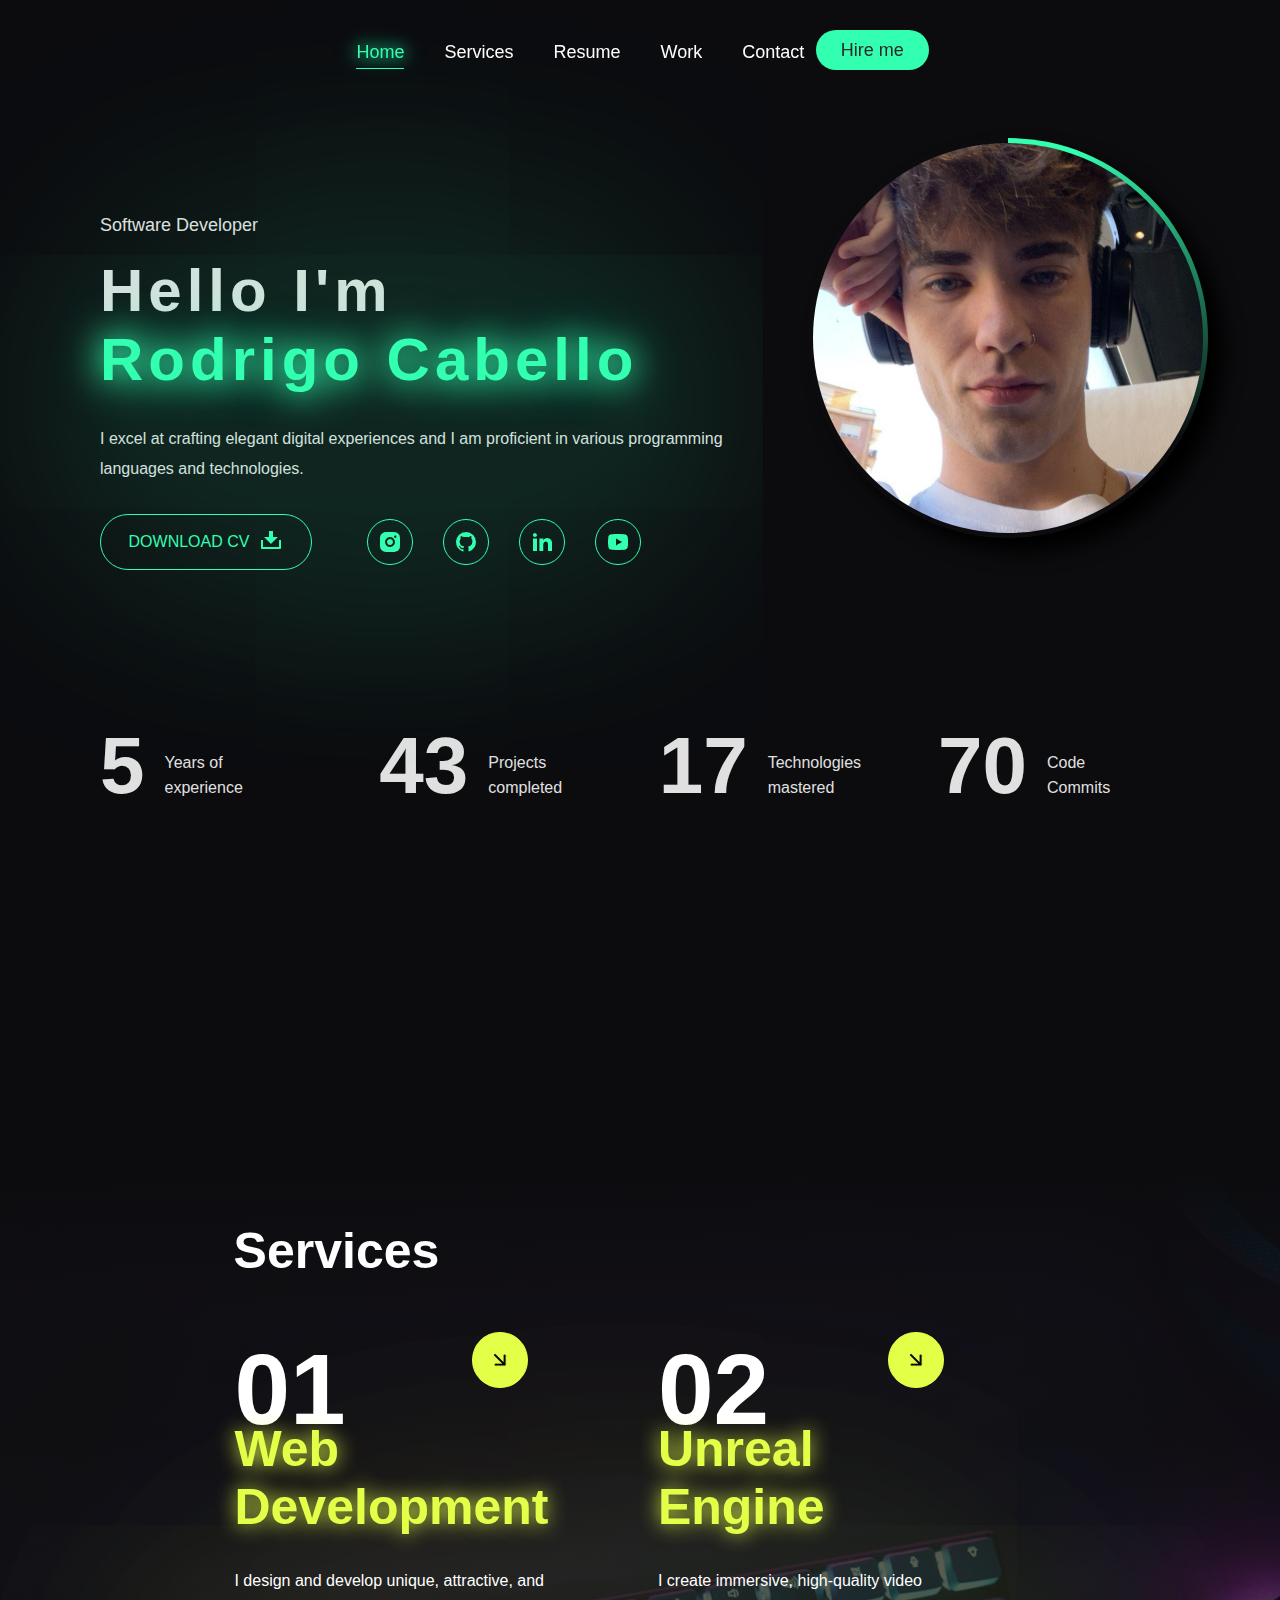
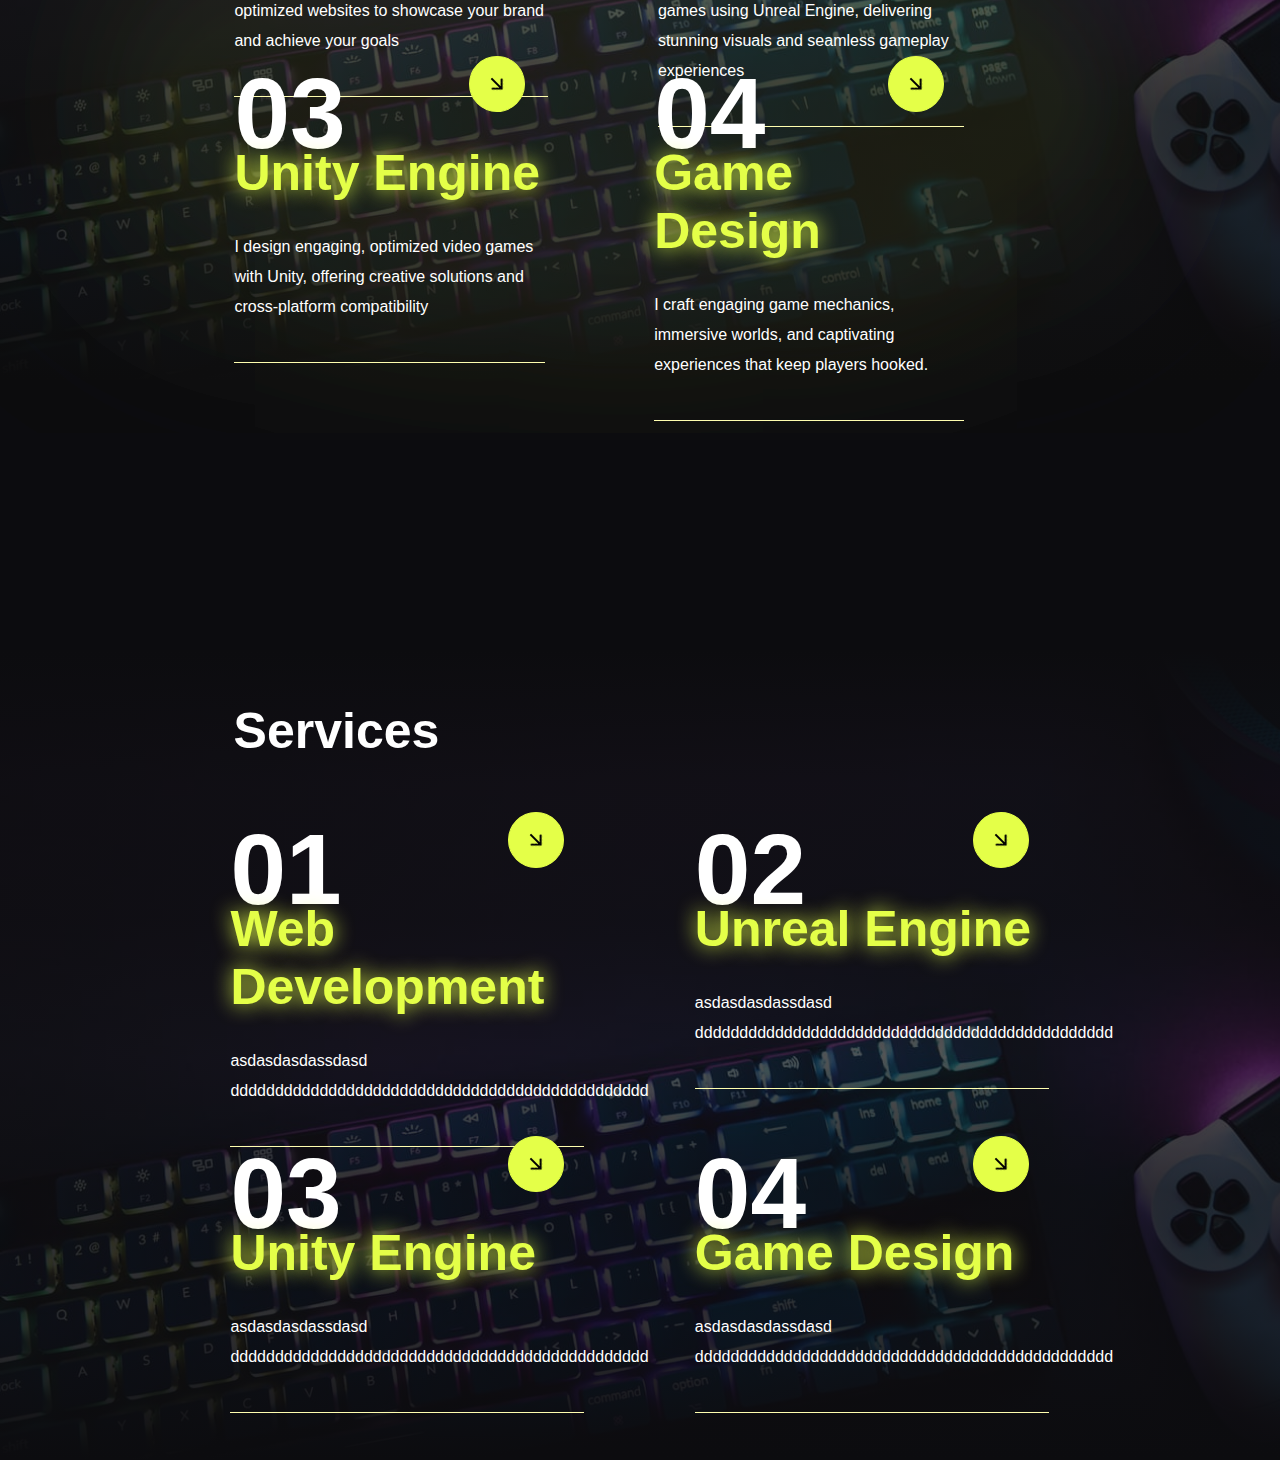
<file: Portfolio Rodrigo Cabello/index.html>
<!DOCTYPE html>
<html lang="en">
<head>
    <meta charset="UTF-8">
    <meta name="viewport" content="width=device-width, initial-scale=1.0">
    <title>Portfolio</title>
    <link rel="stylesheet" href="./CSS/style.css">
    <link rel="stylesheet" href="./CSS/header.css">
</head>
<body>


    <div class="neon-green">

    </div>

    <header class="header seccion" id="Home" data-color="#33ffb1" >
        <!-- El navegador principal de la página web-->
        <div class="nav-container" id="nav-container">
            <!-- El container principal del logo del navegador -->
            <div class="nav-logo-container">
                <!-- Span para poder personalizar el "." -->
                <span class="logo">Rodrigo</span><span class="logo-doc">.</span>
            </div>
            <!-- El container principal de los links del navegador-->
            <div class="nav-links-container">
                <!-- Lista que contiene los links del navegador-->
                <ul class="links-list">
                    <!-- Cada uno de los elementos de la lista de navegación-->
                    <li class="link-list-item">
                        <!-- Anchor que navega entre las diferentes secciones y en este caso es la que está activa-->
                         <!-- El id es para poder activar el link cuando lleguemos a esa seccion o cuando cliquemos en ella -->
                        <a href="#Home" class="link-list-item-a active-link" id="link-list-item-a">
                            Home
                        </a>
                    </li>                   
                    <li class="link-list-item">
                        <!-- Anchor que nos llevará a la sección de servicios que ofrezco -->
                        <a href="#Services" class="link-list-item-a services-link" id="link-list-item-a">
                            Services
                        </a>
                    </li>                    
                    <li class="link-list-item">
                        <!-- Anchor que nos llevará a la sección de resumen -->
                        <a href="#Resume" class="link-list-item-a" id="link-list-item-a">
                            Resume
                        </a>
                    </li>                  
                    <li class="link-list-item">
                        <!-- Anchor que nos llevará a la sección de trabajos -->
                        <a href="#section1" class="link-list-item-a" id="link-list-item-a">
                            Work    
                        </a>
                    </li>            
                    <li class="link-list-item">
                        <!-- Anchor que nos llevará a la sección de contacto -->
                        <a href="#section2" class="link-list-item-a" id="link-list-item-a">
                            Contact
                        </a>
                    </li>
                </ul>
                <!-- Este contenedor contiene el botón de "Contrátame", que nos llevará a un formulario -->
                <div class="hire-me-container">    
                    <!-- Anchor que nos llevará a la sección para contratarme -->
                    <a href="#section3" class="hire-me-button" >
                        Hire me
                    </a>
                </div>
            </div>
            <!-- El container principal del boton de contacto-->
            <div class="nav-button-container">


            </div>


        </div>

        <!-- Segundo Contenedor del header, este contendrá la imágen y el pequeño resumen sobre mí -->
        <div class="header-container">
            <!-- Este contenedor nos va a almacenar tanto el título como la imágen-->
            <div class="header-info-container">
                <!-- Este contenedor nos va a almacenar la información del título principal-->
                <div class="info-container"> 
                    <!-- Este container tiene el resumen de mi profesión en pequeñito-->
                    <div class="software-container">
                        Software Developer
                    </div>
                    <!-- Este container tiene el título principal-->
                    <div class="name-container">
                        <!-- El título principal-->
                        <h1 class="name-init-container">
                            Hello I'm
                        </h1>
                        <!-- El título de mi nombre-->
                        <h1 class="name-title-container">
                            Rodrigo Cabello
                        </h1>
                    </div>
                    <!-- Este container tiene el resumen debajo del título-->
                    <div class="resume-container">
                        <p> I excel at crafting elegant digital experiences and 
                            I am proficient in various programming languages and
                            technologies.
                        </p>
                    </div>
                    <!-- Este container va a contener anchors, la descarga del CV y los links a las redes sociales -->
                    <div class="header-links">
                        <!-- Este div contiene el botón de curriculum -->
                        <div class="curriculum-container">
                            <!-- Este anchor contiene el link donde se descargará el curriculum -->
                            <a href="" class="curriculum-link-container">
                                <!-- Contiene el nombre del botón -->
                                <div class="currilum-download-container-button">
                                    DOWNLOAD CV
                                </div>
                                <!-- Contiene el logo de descarga del botón -->
                                <div class="currilum-download-container-logo">
                                    <img src="./ASSETS/IMAGES/download-icon.png" alt="">
                                </div>
                            </a>
                        </div>
                        <!-- Este div ira a la derecha del botón de desacarga y se encarga de colocar en columnas las redes sociales -->
                        <div class="social-media-container">
                            <!-- Anchor que contiene una imágen para las redes sociales -->
                            <a href="" class="social-link-container">
                                <img src="./ASSETS/IMAGES/instagram-icon.png" alt="">
                            </a>
                            <!-- Anchor que contiene una imágen para las redes sociales -->
                            <a href="" class="social-link-container">
                                <img src="./ASSETS/IMAGES/github-icon.png" alt="">
                            </a>
                            <!-- Anchor que contiene una imágen para las redes sociales -->
                            <a href="" class="social-link-container">
                                <img src="./ASSETS/IMAGES/linkedin-icon.png" alt="">
                            </a>
                            <!-- Anchor que contiene una imágen para las redes sociales -->
                            <a href="" class="social-link-container">
                                <img src="./ASSETS/IMAGES/youtube-icon.png" alt="">
                            </a>
                        </div>
                    </div>
                </div>
                <!-- Este contenedor tiene la imágen principal para el header -->
                <div class="img-container"> 
                    <!-- Este div lo utilizo para hacer el efecto de radar debajo de la imagen -->
                    <div class="tarjeta">
                        <img src="./ASSETS/IMAGES/fotoMia.jpeg" alt="">
                    </div>
                </div>
            </div>
            <!-- Este contenedor nos va a almacenar la información extra que hay debajo del titulo y de la imagen-->
            <div class="programmer-info-container">

                <!-- Cada uno de estos div va a contener título e información sobre los extras -->
                <!-- Este div contiene información sobre los años de experiencia -->
                <div class="programmer-info-item-container">
                    <!-- Este div contiene el título sobre los años de experiencia -->
                    <div class="programmer-info-title-container">
                        <!-- Título h2 para los años de experiencia -->
                        <h2 class="programmer-title" id="experience-title">
                            12
                        </h2>
                    </div>
                    <!-- Div que contiene la información sobre el título, en este caso, explica que son los años de experiencia -->
                    <div class="programmer-info-title-container">
                        <p>Years of experience</p>
                    </div>
                </div>
                <div class="programmer-info-item-container">
                    <div class="programmer-info-title-container">
                        <h2 class="programmer-title" id="projects-title">
                            43
                        </h2>
                    </div>

                    <div class="programmer-info-title-container">
                        <p>Projects <br>completed</p>
                    </div>
                </div>
                <div class="programmer-info-item-container">
                    <div class="programmer-info-title-container">
                        <h2 class="programmer-title" id="skills-title">
                            16
                        </h2>
                    </div>

                    <div class="programmer-info-title-container">
                        <p>Technologies mastered</p>
                    </div>
                </div>
                <div class="programmer-info-item-container">
                    <div class="programmer-info-title-container">
                        <h2 class="programmer-title" id="programmer-title">
                            1
                        </h2>
                    </div>

                    <div class="programmer-info-title-container">
                        <p>Code <br> Commits</p>
                    </div>
                </div>


            </div>
            <div class="info-divisor">
                <!-- Este solo sirve para dividir la informacion-->
            </div>
        </div>
    </header>




    <!-- AQUÍ VOY A PONER UN SEPARADOR ENTRE SECCIONES DEL PORTFOLIO, PARA QUE LA INFORMACIÓN ESTÉ SEPARADA  -->
    <div class="section-divisor">
        <!-- En CSS meteré una altura para separar ambas secciones -->
    </div>





    <div class="services-container seccion" id="Services"  data-color="#e4ff48">


        <div class="neon-yellow">

        </div>

        <div class="services-container-title">

            <div class="services-divisor">

            </div>

            <div class="services-title">
                <h1 class="services-title-h1">
                    Services
                </h1>
            </div>

            <div class="services-divisor-2">

            </div>

        </div>

        
        <div class="services-container-sections">


            <div class="services-divisor-1">

            </div>

            <div class="services-sections-container">


                <div class="services-section-row">
                    <section class="services-section">

                        <div class="section-title-info-container">
                            <div class="section-number">
                                <h1>01</h1>
                            </div>
                            <div class="section-arrow">
                                <img src="./ASSETS/IMAGES/arrow.png" alt="">
                            </div>
                        </div>


                        <div class="section-title">

                            <h1>
                                Web Development
                            </h1>
                            <p>
                                I design and develop unique, attractive, and optimized websites to showcase your brand and achieve your goals
                            </p>
                        </div>

                    </section>
                    <section class="services-section">
        
                        <div class="section-title-info-container">
                            <div class="section-number">
                                <h1>02</h1>
                            </div>
                            <div class="section-arrow">
                                <img src="./ASSETS/IMAGES/arrow.png" alt="">
                            </div>
                        </div>


                        <div class="section-title">

                            <h1>
                                Unreal Engine
                            </h1>
                            <p>
                                I create immersive, high-quality video games using Unreal Engine, delivering stunning visuals and seamless gameplay experiences
                            </p>
                        </div>
                    </section>
                </div>
                
                <div class="services-section-row">
                    <section class="services-section">

                        <div class="section-title-info-container">
                            <div class="section-number">
                                <h1>03</h1>
                            </div>
                            <div class="section-arrow">
                                <img src="./ASSETS/IMAGES/arrow.png" alt="">
                            </div>
                        </div>


                        <div class="section-title">

                            <h1>
                                Unity Engine
                            </h1>
                            <p>
                                I design engaging, optimized video games with Unity, offering creative solutions and cross-platform compatibility
                            </p>
                        </div>

                    </section>
                    <section class="services-section">
                        
                        <div class="section-title-info-container">
                            <div class="section-number">
                                <h1>04</h1>
                            </div>
                            <div class="section-arrow">
                                <img src="./ASSETS/IMAGES/arrow.png" alt="">
                            </div>
                        </div>


                        <div class="section-title">

                            <h1>
                                Game Design
                            </h1>
                            <p>
                                I craft engaging game mechanics, immersive worlds, and captivating experiences that keep players hooked.
                            </p>
                        </div>
        
                    </section>
                </div>


            </div>
            <div class="services-divisor-2">

            </div>           
        </div>
    </div>



    <!-- AQUÍ VOY A PONER UN SEPARADOR ENTRE SECCIONES DEL PORTFOLIO, PARA QUE LA INFORMACIÓN ESTÉ SEPARADA  -->
    <div class="section-divisor">
        <!-- En CSS meteré una altura para separar ambas secciones -->
    </div>




    <div class="services-container seccion" id="Resume"  data-color="#ff3131">
        <div class="neon-yellow">

        </div>

        <div class="services-container-title">
            <div class="services-divisor">

            </div>
            <div class="services-title">
                <h1 class="services-title-h1">
                    Services
                </h1>
            </div>
            <div class="services-divisor-2">

            </div>
        </div>
        <div class="services-container-sections">
            <div class="services-divisor-1">

            </div>
            <div class="services-sections-container">
                <div class="services-section-row">
                    <section class="services-section">

                        <div class="section-title-info-container">
                            <div class="section-number">
                                <h1>01</h1>
                            </div>
                            <div class="section-arrow">
                                <img src="./ASSETS/IMAGES/arrow.png" alt="">
                            </div>
                        </div>
                        <div class="section-title">
                            <h1>
                                Web Development
                            </h1>
                            <p>
                                asdasdasdassdasd ddddddddddddddddddddddddddddddddddddddddddddddd
                            </p>
                        </div>
                    </section>
                    <section class="services-section">
        
                        <div class="section-title-info-container">
                            <div class="section-number">
                                <h1>02</h1>
                            </div>
                            <div class="section-arrow">
                                <img src="./ASSETS/IMAGES/arrow.png" alt="">
                            </div>
                        </div>


                        <div class="section-title">

                            <h1>
                                Unreal Engine
                            </h1>
                            <p>
                                asdasdasdassdasd ddddddddddddddddddddddddddddddddddddddddddddddd
                            </p>
                        </div>
                    </section>
                </div>
                <div class="services-section-row">
                    <section class="services-section">

                        <div class="section-title-info-container">
                            <div class="section-number">
                                <h1>03</h1>
                            </div>
                            <div class="section-arrow">
                                <img src="./ASSETS/IMAGES/arrow.png" alt="">
                            </div>
                        </div>


                        <div class="section-title">

                            <h1>
                                Unity Engine
                            </h1>
                            <p>
                                asdasdasdassdasd ddddddddddddddddddddddddddddddddddddddddddddddd
                            </p>
                        </div>
                    </section>
                    <section class="services-section">
                        <div class="section-title-info-container">
                            <div class="section-number">
                                <h1>04</h1>
                            </div>
                            <div class="section-arrow">
                                <img src="./ASSETS/IMAGES/arrow.png" alt="">
                            </div>
                        </div>
                        <div class="section-title">
                            <h1>
                                Game Design
                            </h1>
                            <p>
                                asdasdasdassdasd ddddddddddddddddddddddddddddddddddddddddddddddd
                            </p>
                        </div>
                    </section>
                </div>
            </div>
            <div class="services-divisor-2">

            </div>
        </div>
    </div>



    <!-- Script que me cambia el active link al hacer click -->
    <script>
        // Seleccionar los elementos del menú y las secciones
        const navItems = document.querySelectorAll('.link-list-item-a');    
    
        // Función para quitar la clase 'active-link' de todos los enlaces
        function removeActiveClass() {
            navItems.forEach(item => item.classList.remove('active-link'));
        }
    
    
        // Detectar clics en los enlaces para cambiar el estado activo
        navItems.forEach(item => {
            item.addEventListener('click', () => {
                removeActiveClass(); // Eliminar la clase de todos los enlaces
                item.classList.add('active-link'); // Activar el enlace clicado
            });
        });
    
    </script>


    <!-- Script que anima el contador de commits-->
    <script>
        // Definir el valor máximo de la animación
        const maxNumber = 286;
        const maxYearsExperience = 5;
        const maxSkills = 17;
        const maxProjects = 43;
        const counterElement = document.getElementById('programmer-title');
        const experienceElement = document.getElementById('experience-title');
        const skillElement = document.getElementById('skills-title');
        const ProjectsElement = document.getElementById('projects-title');

        // Función para animar el contador
        function animateCounter() {
            let currentNumber = 1; // Empezamos desde 1
            const duration = 4000; // Duración total de la animación (en milisegundos)
            const increment = maxNumber / duration * 60; // Calcula cuánto debe aumentar el número cada 50ms

            // Establece la animación usando setInterval
            const interval = setInterval(() => {
                currentNumber += increment;
                if (currentNumber >= maxNumber) {
                    currentNumber = maxNumber; // Asegura que el contador no pase de 246
                    counterElement.textContent = Math.round(currentNumber);
                    clearInterval(interval); // Detiene la animación cuando llega al máximo
                }

                if(currentNumber<maxYearsExperience){

                    experienceElement.textContent = Math.round(currentNumber);
                }
                else experienceElement.textContent = Math.round(maxYearsExperience);
                if(currentNumber<maxSkills){
                    skillElement.textContent = Math.round(currentNumber);
                }
                else skillElement.textContent = Math.round(maxSkills);
                if(currentNumber<maxProjects){
                    ProjectsElement.textContent = Math.round(currentNumber);
                }
                else ProjectsElement.textContent = Math.round(maxProjects);

                // Actualizamos el texto del h1
                counterElement.textContent = Math.round(currentNumber);

            }, 50);
        }

        // Iniciar la animación cuando la página haya cargado completamente
        window.addEventListener('load', animateCounter);
    </script>


    <!-- Scrip para modificar el nav al hacer scroll-->
    <script>

        window.addEventListener('scroll', function() {
            const etiqueta = document.getElementById('nav-container');
            const scrollPosicion = window.scrollY; // Posición actual del scroll
        
            if (scrollPosicion > 0) { // Cambia 100 por el valor deseado
                etiqueta.classList.remove('nav-container'); // Quita la clase original
                etiqueta.classList.add('nav-container-moving'); // Añade la clase nueva
            } else {
                etiqueta.classList.remove('nav-container-moving'); // Quita la clase nueva
                etiqueta.classList.add('nav-container'); // Vuelve a la clase original
            }
        });
        
    </script>


    <!-- Script que me controla el cambio en el navegador, tanto al hacer click como al cambiar de seccion haciendo scroll-->
    <script>
        const sections = document.querySelectorAll('.seccion'); // Secciones con IDs correspondientes
        let isScrollingManually = false; // Bandera para controlar el scroll manual

        // Función para quitar la clase 'active-link' de todos los enlaces
        function removeActiveClass() {
            navItems.forEach(item => item.classList.remove('active-link'));
        }

        // Función para cambiar el color de la variable CSS principal
        function changeMainColor(color) {
            document.documentElement.style.setProperty('--main-color', color);
        }

        // Crear el IntersectionObserver
        const observer = new IntersectionObserver(
            (entries) => {
                if (isScrollingManually) return; // Evitar cambios si estamos navegando manualmente
                entries.forEach((entry) => {
                    if (entry.isIntersecting) {
                        const sectionId = entry.target.id; // Obtener el ID de la sección visible
                        const activeLink = document.querySelector(`a[href="#${sectionId}"]`); // Buscar el enlace correspondiente

                        // Cambiar la variable de color principal
                        const color = entry.target.getAttribute('data-color');
                        if (color) {
                            changeMainColor(color);
                        }

                        // Si el enlace existe, actualizar 'active-link'
                        if (activeLink) {
                            removeActiveClass();
                            activeLink.classList.add('active-link');
                        }
                    }
                });
            },
            {
                root: null, // Usar el viewport completo
                threshold: 0.65, // Detectar cuando el 65% de la sección sea visible
            }
        );

        // Observar cada sección
        sections.forEach((section) => observer.observe(section));

        // Detectar clics en los enlaces para manejar la navegación
        navItems.forEach((item) => {
            item.addEventListener('click', (e) => {
                e.preventDefault(); // Prevenir el comportamiento predeterminado
                const targetId = item.getAttribute('href').replace('#', ''); // Obtener el ID del destino
                const targetSection = document.getElementById(targetId);

                if (targetSection) {
                    // Activar el estado de navegación manual
                    isScrollingManually = true;

                    // Cambiar el color inmediatamente
                    const color = targetSection.getAttribute('data-color');
                    if (color) {
                        changeMainColor(color);
                    }

                    // Cambiar el enlace activo
                    removeActiveClass();
                    item.classList.add('active-link');

                    // Hacer scroll hacia la sección objetivo
                    targetSection.scrollIntoView({
                        behavior: 'smooth', // Desplazamiento suave
                        block: 'start', // Ajustar la vista al inicio de la sección
                    });

                    // Desactivar el estado de navegación manual después del desplazamiento
                    setTimeout(() => {
                        isScrollingManually = false;
                    }, 800); // Ajusta este tiempo según la duración del desplazamiento
                }
            });
        });

    </script>




</body>
</html>
</file>
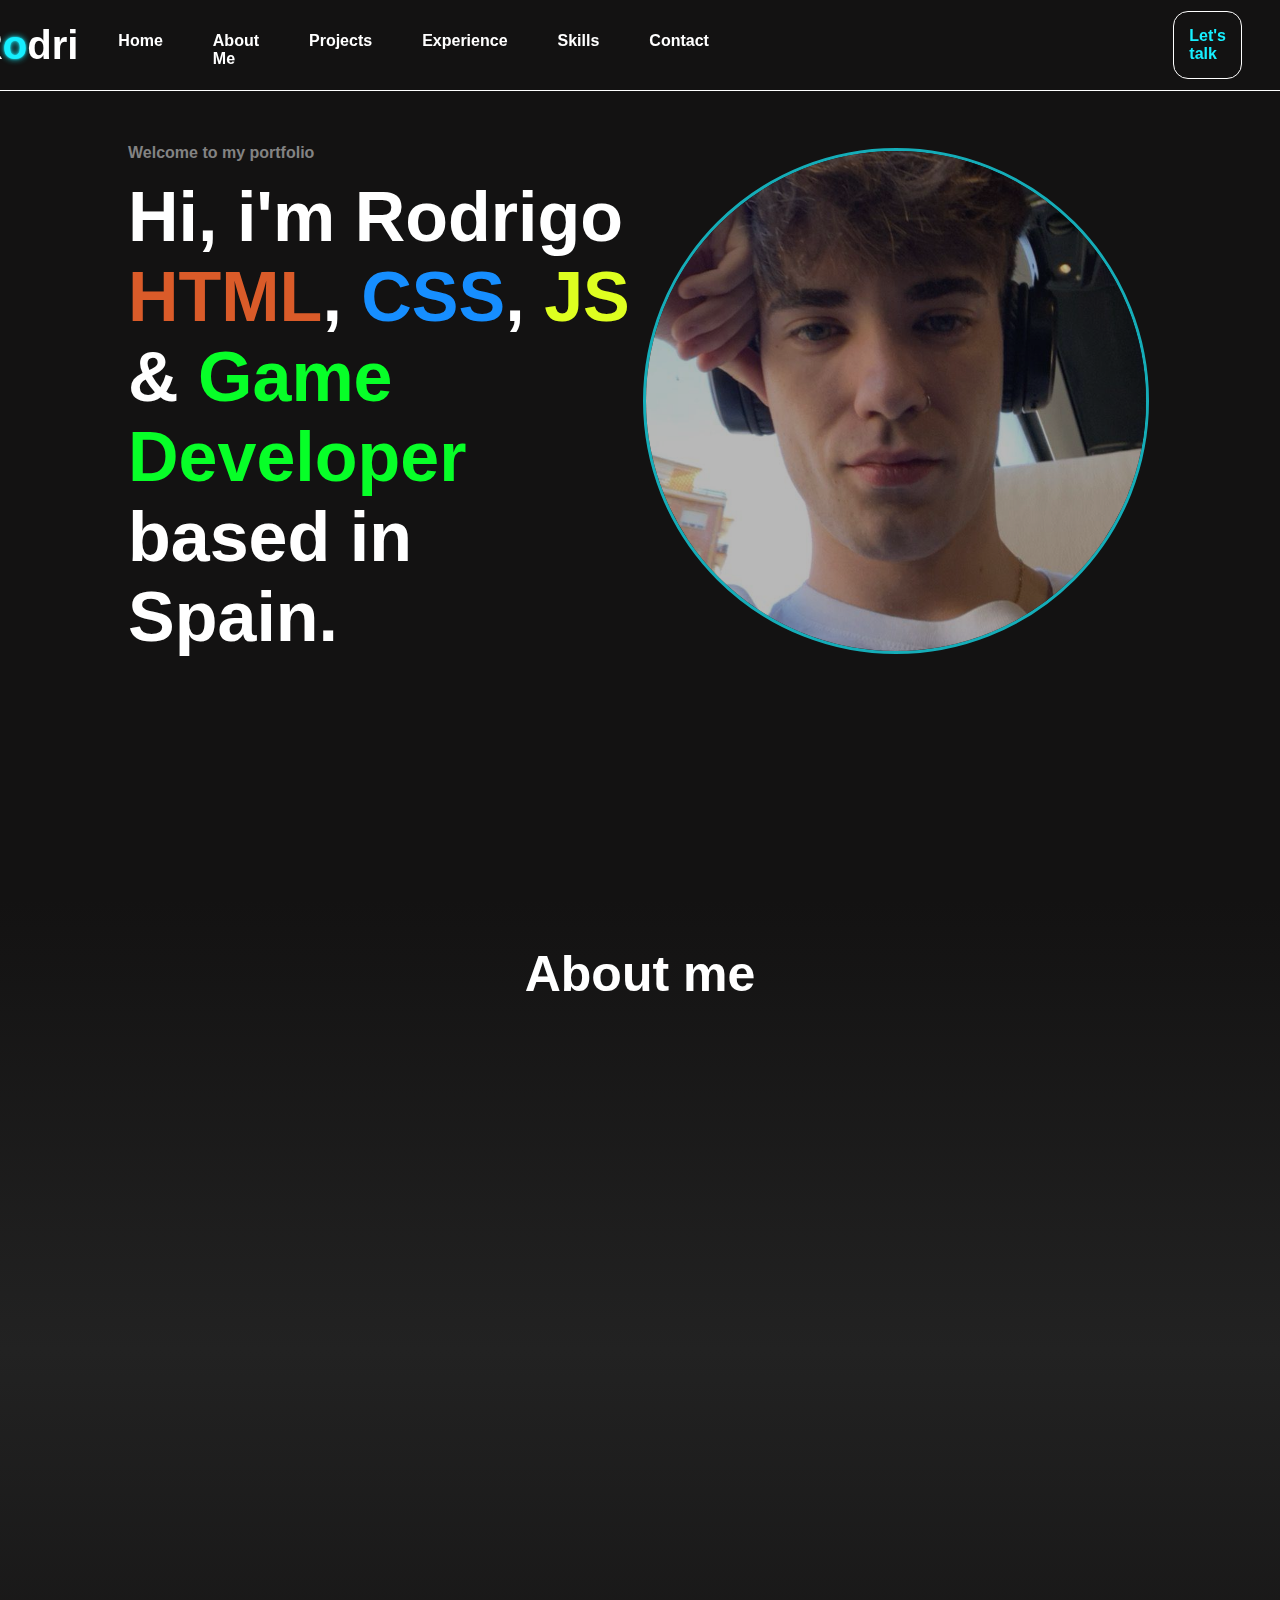
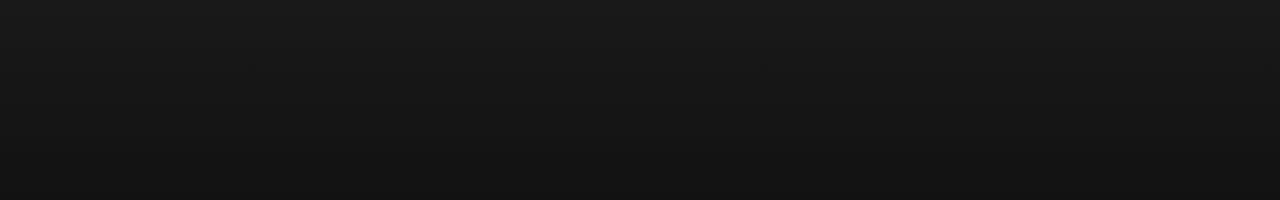
<file: Portfolio Rodrigo Cabello Hernández/HTML/index.html>
<!DOCTYPE html>
<html lang="en">
<head>
    <meta charset="UTF-8">
    <meta name="viewport" content="width=device-width, initial-scale=1.0">
    <!-- ========== TITTLE OF THE PAGE ============-->
    <title>Rodrigo Cabello</title>

    <!-- ========== MAIN CSS ============-->
    <link rel="stylesheet" href="../CSS/style.css">


</head>
<body>
    <header class="header">
        <div class="header-container">
            <nav class="nav container">
            
                <!-- Logo del portfolio-->
                <a href="index.html" class="nav-logo">
                    R<span class="o">o</span>dri
                </a>
                
                <!-- Menú de navegación principal-->
                <div class="nav-menu" id="nav--menu">
                    <!-- Lista que contiene todos los items del menú de navegación -->
                    <ul class="nav-list">
                        <li class="nav-item">
                            <a href="#" class="active-link">Home</a>
                        </li>
                        <li class="nav-item">
                            <a href="#about-me">About Me</a>
                        </li>
                        <li class="nav-item">
                            <a href="#">Projects</a>
                        </li>
                        <li class="nav-item">
                            <a href="#">Experience</a>
                        </li>
                        <li class="nav-item">
                            <a href="#">Skills</a>
                        </li>
                        <li class="nav-item">
                            <a href="#">Contact</a>
                        </li>
                    </ul>
    
                    <ul class="nav-list-icons">
                        <li class="nav-item">
                            <a href="https://www.instagram.com/rcabelloo_/" target="_blank" class="active-link">
                                <img  src="../ASSETS/IMAGES/instagram-fill.png" alt="">
                            </a>
                        </li>
                        <li class="nav-item">
                            <a href="https://github.com/Roodri02" target="_blank" class="active-link">
                                <img  src="../ASSETS/IMAGES/github-line.png" alt="">
                            </a>
                        </li>
                        <li class="nav-item">
                            <a href="#" class="active-link">
                                <img  src="../ASSETS/IMAGES/twitter-x-line.png" alt="">
                            </a>
                        </li>
                        <li class="nav-item">
                            <a href="#" class="active-link">
                                <img  src="../ASSETS/IMAGES/linkedin-box-fill.png" alt="">
                            </a>
                        </li>
                        <li class="nav-item">
                            <a href="#" class="active-link">
                                <img  src="../ASSETS/IMAGES/facebook-fill.png" alt="">
                            </a>
                        </li>
                    </ul>
    
    
                </div>
    
    
                <!-- Posibles botones con funcionalidad-->
                <div class="nav-buttons">
                    <div class="nav-talk-button">
                        <a href="">Let's talk</a>
                    </div>
                </div>
            </nav>
    
            <div class="header-main-content">
                <div class="title-container">
                    <div class="first-title">
                        <p>Welcome to my portfolio</p>
                    </div>
            
                    <div class="mainTitle">
                        <h1 class="title">Hi, i'm Rodrigo</h1>
                        <h1 class="title"><span class="HTML-item">HTML</span>, <span class="CSS-item">CSS</span>, <span class="JS-item">JS</span></h1>
                        <h1 class="title">& <span class="GAME-item">Game Developer</span></h1>
                        <h1 class="title">based in Spain.</h1>
                    </div>
                </div>
        
                <div class="rodrigo-img-container">
        
                    <img class="rodrigo-img" src="../ASSETS/IMAGES/fotoMia.jpeg" alt="">
        
                </div>
            </div>
        </div>

    </header>


    <div class="about-me-container" id="about-me">

        <h1> About me</h1>



    </div>


</body>
</html>
</file>
<file: Portfolio Rodrigo Cabello/CSS/style.css>
/* <------------ FONTS IMPORTS ------------> */
/* GOOGLE FONTS */
@import url('https://fonts.cdnfonts.com/css/cascadia-code');




/* <------------ VARIABLES CSS ------------> */
:root{

    /*Background colors*/
    --background-color : rgb(12, 12, 15);
    --background-color2 : rgb(22, 21, 21);
    --background-color3 : #e4ff48;
    --background-color4 : rgb(20, 19, 19);

    /*Colores de neon */
    --neon-green : #33ffb1;
    --neon-red : #ff3131;
    --neon-yellow : #e4ff48;
    --neon-blue : #55ddff;

    /*Color principal*/
    --main-color : #33ffb1;
    --services-section-color :#e4ff48 ;

    /*Fonts*/
    --cascadia-font : 'Cascadia Code', sans-serif;

    /*Title colors*/
    --title-color1 : rgb(224, 224, 224);
    --title-color2 : rgb(224, 224, 224);
    --title-color3 : rgb(224, 224, 224);
    --title-color4 : rgb(224, 224, 224);
    --title-color5 : rgb(224, 224, 224);

    /*Nav links colors*/
    --link-color1 : rgb(255, 253, 253);
    --link-color2 : rgb(224, 224, 224);
    --link-color3 : rgb(224, 224, 224);
    --link-color4 : rgb(224, 224, 224);


}




/* <------------- ALL CSS --------------> */
/* *CSS */
*{
    /* Le damos un margen de 0 a toda la página web
     para que no haya bordes blancos en ningun borde*/
    margin: 0;
    scroll-behavior: smooth !important;
    scroll-padding-top: 5vh; /* Ajusta según la altura de tu header */

    /* Voy a cambiar la fuente en todo el documento*/
    font-family: var(--cascadia-font);
    
}



/* <------------- CLASES CSS -----------> */




/* <---------------- SERVICES CSS ---------------->  */

.services-container{

    width: 100vw;
    height: 90vh;
    background: linear-gradient(var(--background-color),
     rgba(12, 12, 15,0.85),rgba(12, 12, 15,0.85),rgba(12, 12, 15,0.7),rgba(12, 12, 15,0.85),rgba(12, 12, 15,0.85),var(--background-color)),
     url(../ASSETS/IMAGES/videogamesBackground.jpg);

     background-repeat: no-repeat;
     background-size: cover;


}

.services-container-title{

    width: 100%;
    height: 20%;
    text-align: center;
    align-content: center;

    justify-content: center;

    display: flex;


}

.services-divisor{

    width: 15%;
    height: 100%;

}

.services-divisor-1,.services-divisor-2{

    width: 18.5%;
    height: 100%;

}

.services-title{

    width: 60%;
    height: 100%;
    text-align: center;
    align-content: center;
    justify-content: center;
}

.services-title-h1{

    text-align: left;
    font-size: 50px;
    color:rgb(255, 255, 255);
}

.services-container-sections{

    display: flex;
    height: 80%;
    width: 100%;
}
.services-sections-container{
    width: 64%;
    height: 100%;

    justify-content: center;

}

.services-section-row{
    display: flex;
    width: 90%;
    height: 50%;
    justify-content: left;
    gap: 15%;
    

}

.services-section{

    width: 48%;
    height: 90%;
    z-index: 95;

}

.section-title-info-container{
    display: flex;
    width: 100%;
    height: 20%;


}
.section-number{
    width: 50%;
    height: 100%;
    color: rgb(255, 255, 255);
    align-content: center;
    text-align: left;
    font-size: 50px;
}
.section-arrow{
    width: 50%;
    height: 100%;
    align-content: center;
    text-align: right;
    margin-right: 20px;

}

.section-arrow img{
    border: 1px solid;
    border-color: var(--services-section-color);
    background-color: #e4ff48;
    rotate: 45deg;
    transition: 0.3s;

    padding: 15px;
    border-radius: 50px;


}

.section-arrow img:hover{

    transform: rotate(-45deg) scale(1.1);
    box-shadow: 
    0 0 20px var(--neon-yellow);
}

.section-title{
    height: 80%;
    width: 100%;
}

.section-title h1{
    color: var(--services-section-color);
    font-size: 50px;
    padding-top: 30px;
    padding-bottom: 30px;
    text-shadow: 
    0 0 20px var(--services-section-color);
    
}
.section-title p{
    color: white;
    padding-bottom: 40px;
    border-bottom: 1px solid;
    border-color: rgb(255, 254, 175);
    line-height: 30px;
}



/* <---------------- SECCION DIVISOR CSS ---------------> */

.section-divisor{

    width: 100vw;
    height: 30vh;
    background-color: var(--background-color);

}

/* <---------------- ETIQUETAS CSS ---------------->  */


a{
    /*Quitamos el subrayado de todas las etiquetas a del documento*/
    text-decoration: none;
}

ul{

    /*Hacemos que ninguna lista de la página web tenga los puntos*/
    list-style: none;

}
</file>
<file: Portfolio Rodrigo Cabello/CSS/header.css>
/* HEADER CSS */

.header{

    display: flex;
    flex-direction: column; /* Apilar elementos de forma vertical */
    /*Le vamos a dar un tamaño del 100% de la ventana*/
    width: 100vw;
    height: 100vh;
    /* Cambiamo el color de fondo de todo el header */
    background-color: var(--background-color);
}


/* <----------- CLASES PARA LOS NEONES REPARTIDOS POR LA PAGINA ----------> */
.neon-green{

    /*Creamos el recipiente con la posicion absoluta de donde vamos a colocar el neon*/
    border-radius: 50%;
    opacity: 0.1;

    /*Posicion*/
    position: absolute;
    top: 300px;
    left: 10vw;
    width: 40vw;
    height: 200px;

    /*Indice z*/
    z-index: 90;


    /* Creamos una sombra para el fondo y simular unas luces de neon*/
    box-shadow: 
    0 0 30px var(--neon-green),
    0 0 50px var(--neon-green),
    0 0 80px var(--neon-green),
    0 0 100px var(--neon-green),
    0 0 200px var(--neon-green),
    0 0 300px var(--neon-green),
    0 0 400px var(--neon-green),
    0 0 500px var(--neon-green),
    0 0 600px var(--neon-green),
    0 0 7000px var(--neon-green),
    0 0 55000px var(--neon-green),
    0 0 355000px var(--neon-green);


    /*Color de fond*/
    background-color: var(--neon-green);


}

.neon-yellow{

    /*Creamos el recipiente con la posicion absoluta de donde vamos a colocar el neon*/
    border-radius: 50%;
    opacity: 0.03;

    /*Posicion*/
    position: absolute;
    top: 1550px;
    left: 13vw;
    width: 70vw;
    height: 300px;

    /*Indice z*/
    z-index: 90;


    /* Creamos una sombra para el fondo y simular unas luces de neon*/
    box-shadow: 
    0 0 30px var(--neon-yellow),
    0 0 50px var(--neon-yellow),
    0 0 80px var(--neon-yellow),
    0 0 100px var(--neon-yellow),
    0 0 200px var(--neon-yellow),
    0 0 300px var(--neon-yellow),
    0 0 400px var(--neon-yellow),
    0 0 500px var(--neon-yellow),
    0 0 600px var(--neon-yellow),
    0 0 7000px var(--neon-yellow);


    /*Color de fond*/
    background-color: var(--neon-yellow);


}


/* NAV DEL HEADER*/
.nav-container{

    /* Le voy a dar una distribución horizontal, para tener separados 
    cada container del navegador */
    display: flex;
    position: fixed;

    /*Le vamos a dar una anchura del 100% de la ventana*/
    width: 100vw;
    /*Le vamos a dar una altura del 10% de la ventana*/
    height: 10vh;

    /* Fijo en la parte superior de la ventana */
    top: 0; 
    left: 0;
    z-index: 100; /* Aseguramos que esté encima de otros elementos */
    transition: 0.2s;

}

.nav-container-moving{
    /* Le voy a dar una distribución horizontal, para tener separados 
    cada container del navegador */
    transition: 0.4s;
    display: flex;
    position: fixed;


    /*Le vamos a dar una anchura del 100% de la ventana*/
    width: 100vw;
    /*Le vamos a dar una altura del 10% de la ventana*/
    height: 10vh;

    top: 0; /* Fijo en la parte superior de la ventana */
    left: 0;
    z-index: 100; /* Aseguramos que esté encima de otros elementos */
    background-color: rgba(12,12,15,0.9 );
    padding-bottom: 10px;
    position: fixed;
}










/*NAV-LOGO-CONTAINER*/
.nav-logo-container{
    width: 70vw;
    height: 100%;
    /*Centramos el texto del logo*/
    display: flex;
    justify-content: center; /* Centra horizontalmente */
    align-items: center;  

}
.logo, .logo-doc{

    font-size: 35px;
    font-weight: normal;
    text-align: center;
    /*Cambiamos el color del titulo del logo    */
    color: var(--title-color1);

}

.logo-doc{
    color: var(--main-color);
    font-weight: bold;
}



/*NAV-LINKS-CONTAINER*/
.nav-links-container{
    width: 55vw;
    height: 100%;

    display: flex;

    /*Centramos los elementos que contiene*/
    justify-items: center;
    align-content: center;



    
}

.links-list{


    margin-top: 10px;

    /*Separamos todos los elementos de la lista de manera horizontal*/
    display: flex;
    width: 80%;
    height: 100%;
    /*Separamos cada elementos de la lista con un margen de por medio*/
    gap: 20px;

    padding: 0;


    justify-content: right; 
    align-items: center;

}


.link-list-item{
    display: block; /* Asegura que el enlace sea un bloque */
    width: auto;


    margin:10px;
}

.link-list-item-a{
    display: block; /* Asegura que el enlace sea un bloque */
    text-align: center;

    /*Le ponemos un pading a cada link para que se aleje el borde al clickarlo*/
    padding-bottom: 5px;

    font-size: 18px;
    color: var(--link-color1);

}

.link-list-item-a:hover{
    color: var(--main-color);
    transform: scale(1.1);

}


.active-link{

    color: var(--main-color);
    text-shadow: 
    0 0 15px var(--main-color),
    0 0 25px var(--main-color);
    border-bottom: 1px solid;
}



/*NAV-BUTTON-CONTAINER*/
.nav-button-container{
    width: 30vw;
    height: 100%;

    
}


.hire-me-container{

    font-size: 18px;
    width: 30%;
    align-content: center;
    text-align: center;

    margin-top: 10px;

    transform-origin: center;
    transition: transform 0.3s ease;
}

.hire-me-button{
    
    padding: 10px 25px;
    border-radius: 30px;
    color: rgb(41, 41, 41);
    background-color: var(--main-color);
}

.hire-me-container:hover{

    transform: scale(1.1);
    opacity: 0.8;

}

/*Header container*/


.header-container{

    width: 100vw;
    height: 100vh; /* Resta el 10% del nav-container */

}

.header-info-container{

    display: flex;
    width: 100vw;
    height: 75%; /* Resta el 10% del nav-container */
    justify-content: space-between;
    align-content: center;


}


.info-container{

    width: 50vw;
    align-content: center;
    margin : 0 0 0 350px;
    flex-direction: column;


}

.software-container{

    font-size: 18px;
    color: var(--title-color1);
    padding-top: 10px;
    padding-bottom: 10px;

}

.name-container{

    padding-top: 10px;
    padding-bottom: 10px;
    font-size: 30px;
    letter-spacing: 5px;
}

.name-init-container{
    color: var(--title-color1);
}

.name-title-container{
    color:  var(--neon-green);
    text-shadow: 
       0 0 30px var(--neon-green),
        0 0 50px var(--neon-green);
}


.resume-container{

    width: 90%;

    font-size: 16px;
    padding-top: 20px;
    padding-bottom: 20px;
    line-height: 30px;

    color: var(--title-color1);
}

.haeder-links{
    display: flex;
}


.curriculum-container{

    width: 200px;
    border: 1px solid;
    border-color: var(--neon-green);
    padding: 5px;
    margin-top: 10px;
    border-radius: 200px;

    transform-origin:center ;
    transition: transform 0.3s ease;

}

.currilum-download-container-button a{

    font-size: 14px;
    text-align: center;
    padding: 10px;
}

.curriculum-link-container{
    justify-content: center;
    align-items: center;
    text-align: center;
    padding: 8px;
    display: flex;

    gap: 10px;

    color: var(--neon-green);
}

.curriculum-container:hover{

    transform: scale(1.05);
    box-shadow: 0 0 10px,
    0 0 40px var(--neon-green);
    text-shadow: 0 0 10px,
      0 0 40px var(--neon-green),
       0 0 50px var(--neon-green) ,
        0 0 60px var(--neon-green) ;

}

.img-container{

    width: 50vw;
    align-content: center;
    text-align: center;
}

.tarjeta{

    width: 500px;
    height: 500px;

    border-radius: 50%;
    box-shadow: 16px 14px  20px #000000;
    position: relative;
    overflow: hidden;
    display: flex;
    align-items: center;
    justify-content: center;
    
   


}

.tarjeta::before{
    content: "";
    position: absolute;
    height: 500px;
    width: 500px;
    background-image: conic-gradient(var(--neon-green) 20deg, transparent 120deg);

    animation : rotar 5s linear infinite;
}

.tarjeta img{
    width: 490px;
    height: 490px;
    border-radius: 50%;
    
}

@keyframes rotar{
    from{
        transform: rotate(0deg);
    }

    to{
        transform: rotate(360deg);
    }
}


.tarjeta::after{

    content: "";
    position: absolute;
    height: 490px;
    width: 490px;
    border-radius: 50%;
    background-color: var(--background-color);
    background-image: linear-gradient(rgb(0,0,0,0),rgb(0,0,0,0)),url(../ASSETS/IMAGES/fotoMia.jpeg);
    background-size: cover;
    background-position: 90%;

    box-shadow: 
    0,0,20px  var(--neon-green),
    0,0,50px  var(--neon-green),
    0,0,70px  var(--neon-green);
    
}


.header-links{

    display: flex;
    align-items: center;
    gap: 50px;

}

.social-media-container{

    display: flex;
    padding: 5px;
    margin-top: 10px;
    gap: 30px;
    
    align-items: center;
    
}

.social-link-container{


    border: 1px solid;
    border-color: var(--neon-green);
    padding:10px  10px;
    border-radius: 50%;
    width: 24px;
    height: 24px;

}


.social-link-container:hover{
    transform: scale(1.05);
    box-shadow: 0 0 10px,
    0 0 40px var(--neon-green);
    text-shadow: 0 0 10px,
      0 0 30px var(--neon-green) ,
       0 0 40px var(--neon-green),
        0 0 50px var(--neon-green);
}

.social-link-container img{
    width: 24px;
    height: 24px;
}


.programmer-info-container{

    display: flex;

    width: 83vw;
    height: 20%;
    margin : 0 0 0 17vw;


    justify-content: left;
    gap :50px;

}

.programmer-info-item-container{

    width: 15%;
    height: 100%;


    display: flex;
    align-items: center;
    justify-items: center;
    color: var(--title-color1);
    gap: 20px;
    line-height: 25px;

}

.info-divisor {
    width: 100vw;
    height: 5%;
}




.programmer-title{

    color: var(--title-color1);

    text-align: center;
    font-size: 80px;

}

.programmer-info-title-container p{

    margin-top: 20px;

}















/* HEADER PARA CUANDO EL ANCHO MÁXIMO DE LA PANTALLA ES 1200PX*/
@media(max-width : 1500px){
    
    
    .header{

        display: flex;
        flex-direction: column; /* Apilar elementos de forma vertical */
        /*Le vamos a dar un tamaño del 100% de la ventana*/
        width: 100vw;
        height: 100vh;
        /* Cambiamo el color de fondo de todo el header */
        background-color: var(--background-color);
    }


    /* NAV DEL HEADER*/
    .nav-container{

        /* Le voy a dar una distribución horizontal, para tener separados 
        cada container del navegador */
        display: flex;
        position: fixed;

        /*Le vamos a dar una anchura del 100% de la ventana*/
        width: 100vw;
        /*Le vamos a dar una altura del 10% de la ventana*/
        height: 10vh;

        /* Fijo en la parte superior de la ventana */
        top: 0; 
        left: 0;
        z-index: 100; /* Aseguramos que esté encima de otros elementos */
        transition: 0.2s;


        justify-content: center;

    }


    .nav-container-moving{
        /* Le voy a dar una distribución horizontal, para tener separados 
        cada container del navegador */
        transition: 0.4s;
        display: flex;
        position: fixed;
    
    
        /*Le vamos a dar una anchura del 100% de la ventana*/
        width: 100vw;
        /*Le vamos a dar una altura del 10% de la ventana*/
        height: 10vh;
    
        top: 0; /* Fijo en la parte superior de la ventana */
        left: 0;
        z-index: 100; /* Aseguramos que esté encima de otros elementos */
        background-color: rgba(12,12,15,0.9 );
        padding-bottom: 10px;
        position: fixed;
        justify-content: center;
    }

    .nav-button-container {
        width: 0px;
        height: 100%;
    }


    /*NAV-LOGO-CONTAINER*/
    .nav-logo-container{
        width: 0px;
        height: 100%;
        /*Centramos el texto del logo*/
        display: flex;
        justify-content: center; /* Centra horizontalmente */
        align-items: center;  
    
    }
    .logo, .logo-doc{
    
        font-size: 0px;
        font-weight: normal;
        text-align: center;
        /*Cambiamos el color del titulo del logo    */
        color: var(--title-color1);
    
    }
    
    .logo-doc{
        color: var(--background-color);
        font-weight: bold;
    }


    /*NAV-LINKS-CONTAINER*/
    .nav-links-container{
        width: auto;
        height: 100%;

        display: flex;

        /*Centramos los elementos que contiene*/
        justify-items: center;
        align-content: center;



        
    }

    .hire-me-container{

        font-size: 18px;
        width: 50%;
        align-content: center;
        text-align: center;
    
        margin-top: 10px;
    
        transform-origin: center;
        transition: transform 0.3s ease;
    }
    
    .hire-me-button{
        
        padding: 10px 25px;
        border-radius: 30px;
        color: rgb(41, 41, 41);
        background-color: var(--main-color);
    }
    
    .hire-me-container:hover{
    
        transform: scale(1.1);
        opacity: 0.8;
    
    }



    .info-container {
        width: 60vw;
        align-content: center;
        margin: 100px 0 0 100px;
        flex-direction: column;
    }

    .img-container {
        width: 40vw;
        align-content: center;
        text-align: center;
    }

    .tarjeta {
        width: 400px;
        height: 400px;
        border-radius: 50%;
        box-shadow: 16px 14px 20px #000000;
        position: relative;
        overflow: hidden;
        display: flex;
        align-items: center;
        justify-content: center;
    }

    .tarjeta img {
        width: 290px;
        height: 290px;
        border-radius: 50%;
    }


    .tarjeta::after {
        content: "";
        position: absolute;
        height: 390px;
        width: 390px;
        border-radius: 50%;
        background-color: var(--background-color);
        background-image: linear-gradient(rgb(0, 0, 0, 0), rgb(0, 0, 0, 0)), url(../ASSETS/IMAGES/fotoMia.jpeg);
        background-size: cover;
        background-position: 90%;
        box-shadow: 0, 0, 20px var(--neon-green), 0, 0, 50px var(--neon-green), 0, 0, 70px var(--neon-green);
    }

    .programmer-info-container {
        display: flex
    ;
        width: 83vw;
        height: 20%;
        margin: 0 0 0 100px;
        justify-content: left;
        gap: 120px;
    }

    
}
</file>
<file: Portfolio Rodrigo Cabello Hernández/CSS/style.css>
/* GOOGLE FONTS */
@import url('https://fonts.cdnfonts.com/css/cascadia-code');

/*<------------------ VARIABLES CSS ------------------>*/
:root{
    --body-clr :  rgb(19, 18, 18);
    --first-clr :  rgb(64, 210, 255);
    --second-clr :  rgb(65, 52, 247);
    --third-clr :  rgb(19, 18, 18);
    --text-nav-shadow : rgb(68, 0, 255);
    --logo-shadow : #16efff;


    --body-fnt :  'Cascadia Code', sans-serif;
}


/* MAIN CONTENT  */
/*Le damos un margen de 5px, 0 de padding y
 asignamos la fuente a todo el contenido*/
* {
    margin: 0;
    font-family: var(--body-fnt);
}

/* HTML BEHAVIOUR */
*,html{
    scroll-behavior: smooth !important;
    scroll-padding-top: 10vh; /* Ajusta según la altura de tu header */
}

/*<------------- BODY CONTENT -------------->*/

/*<------------- CLASES CSS -------------->*/


/*<------------- CLASES REUTILIZABLES (CLASES QUE PUEDEN TENER VARIOS ELEMENTOS) -------------->*/
.container{
    max-width: 95wh;
    margin-inline : auto;
    padding-inline: .75rem;
}



/*<------------- CLASES DE NAVEGACIÓN Y HEADER -------------->*/
/*Nav*/
.nav {

    display:flex;
    justify-content: right;
    font-weight: 700;
    align-items: center;
    width: 100vw;
    position: fixed;
    background-color: var(--body-clr);
    z-index: 1000;


}
/*Nav logo*/
.nav-logo{
    color: #ffffff;
    width: 10vw;
    margin-right: auto;
    margin-left: 5%;
    font-size: 40px;
    display: block;

}

.nav-logo:hover{
    color : var(#16efff);

}

.o{
    color: #16efff;
    padding: 0;
    text-shadow:
      0 0 2px #16efff,
      0 0 6px #16efff;

    display: inline; /* Mantén inline */

}



/*Nav menu*/
.nav-menu{
    display:flex;
    column-gap: 20px;
    align-items: center;
    gap: 15vw;
    
}
.nav-menu ul{
    list-style: none;
    margin-top: 10px;
    
}

/*Nav list*/

.nav-list{
    font-size: 16px;
    align-items: left;
    display: flex;
    gap: 50px; /* Espaciado entre los ítems */
    margin-right: 8vw;
}
.nav-list li a {
    text-decoration: none; /* Sin subrayado */
    color: #ffffff; /* Color del texto */
    font-weight:bold; /* Negrita */

}
.nav-list a:hover{
    color: var(--logo-shadow);

}


.nav-list-icons{
    justify-content: right;
    display: flex;
    margin-right: 50px; 
    gap: 20px;

}


.nav-buttons{

    margin-right: 50px;
}
.nav-talk-button{
    
    padding: 15px 15px;
    border-radius: 15px;
    border: 1px solid;
    border-color: #ffffff;
    transform-origin: center;
    transition: transform 0.3s ease;
}

.nav-talk-button a{
    color: #16efff;
}

.nav-talk-button:hover{
    transform:scale(1.1);
    text-shadow: 
    0 0 20px #16efff;
}


/*Header*/


.nav{

    height: 10vh;
    border-bottom: 1px solid;
    border-color: #ffffff;
}

.nav-item:hover{
    transform: scale(1.1);
}


.header-main-content{
    display: flex;
    align-items: center;
    justify-content: center;
    height: 89vh;
    width: 100vw;
}

.title-container{
    width: 40vw;
    display: block;
}

.first-title{
    color: #838383;
    font-weight: bold;
    padding-bottom: 15px;   
}

.mainTitle{
    display: flex vertical;
    color: #ffffff;
    font-size: 35px;
    font-weight: bold;

}

.HTML-item{
    color: #da5b29;
}
.CSS-item{
    color: #168eff;
}
.JS-item{
    color: #deff20;
}

.GAME-item{
    color: #07ff28;
}

.rodrigo-img-container{
    width: 40vw;
    height: 70vh;
    display: flex;
    justify-content: center; /* Centra horizontalmente */
    align-items: center;    /* Centra verticalmente */
}
.rodrigo-img{
    
    width: 500px;            /* Ajusta el tamaño deseado */
    height: 500px; 
    border-radius: 300px;
    object-fit: cover;
    opacity: 0.7;
    transition: transform 0.3s ease;
    border: 3px solid;
    border-color: #16efff;
    transform-origin: center;
}

.rodrigo-img:hover{
    opacity: 1;
    transform: scale(1.2);
}

/*<------------- ABOUT ME CSS -------------->*/
.about-me-container{

    width: 100vw;
    height: 100vh;

    background: linear-gradient(var(--body-clr),rgb(34, 34, 34),var(--body-clr));
}
.about-me-container h1{

    text-align: center;
    color: #ffffff;
    font-weight: bolder;
    font-size: 50px;
    padding: 5vh;

}

/*<------------- ETIQUETAS CSS -------------->*/



a{
    /*Con esto indicamos que no queremos que se decore el link*/
    text-decoration: none;
}

img{

    max-width: 100%;

}

header{
    background-color: var(--body-clr);
    height: 100vh;
    width: 100vw;
}
</file>
